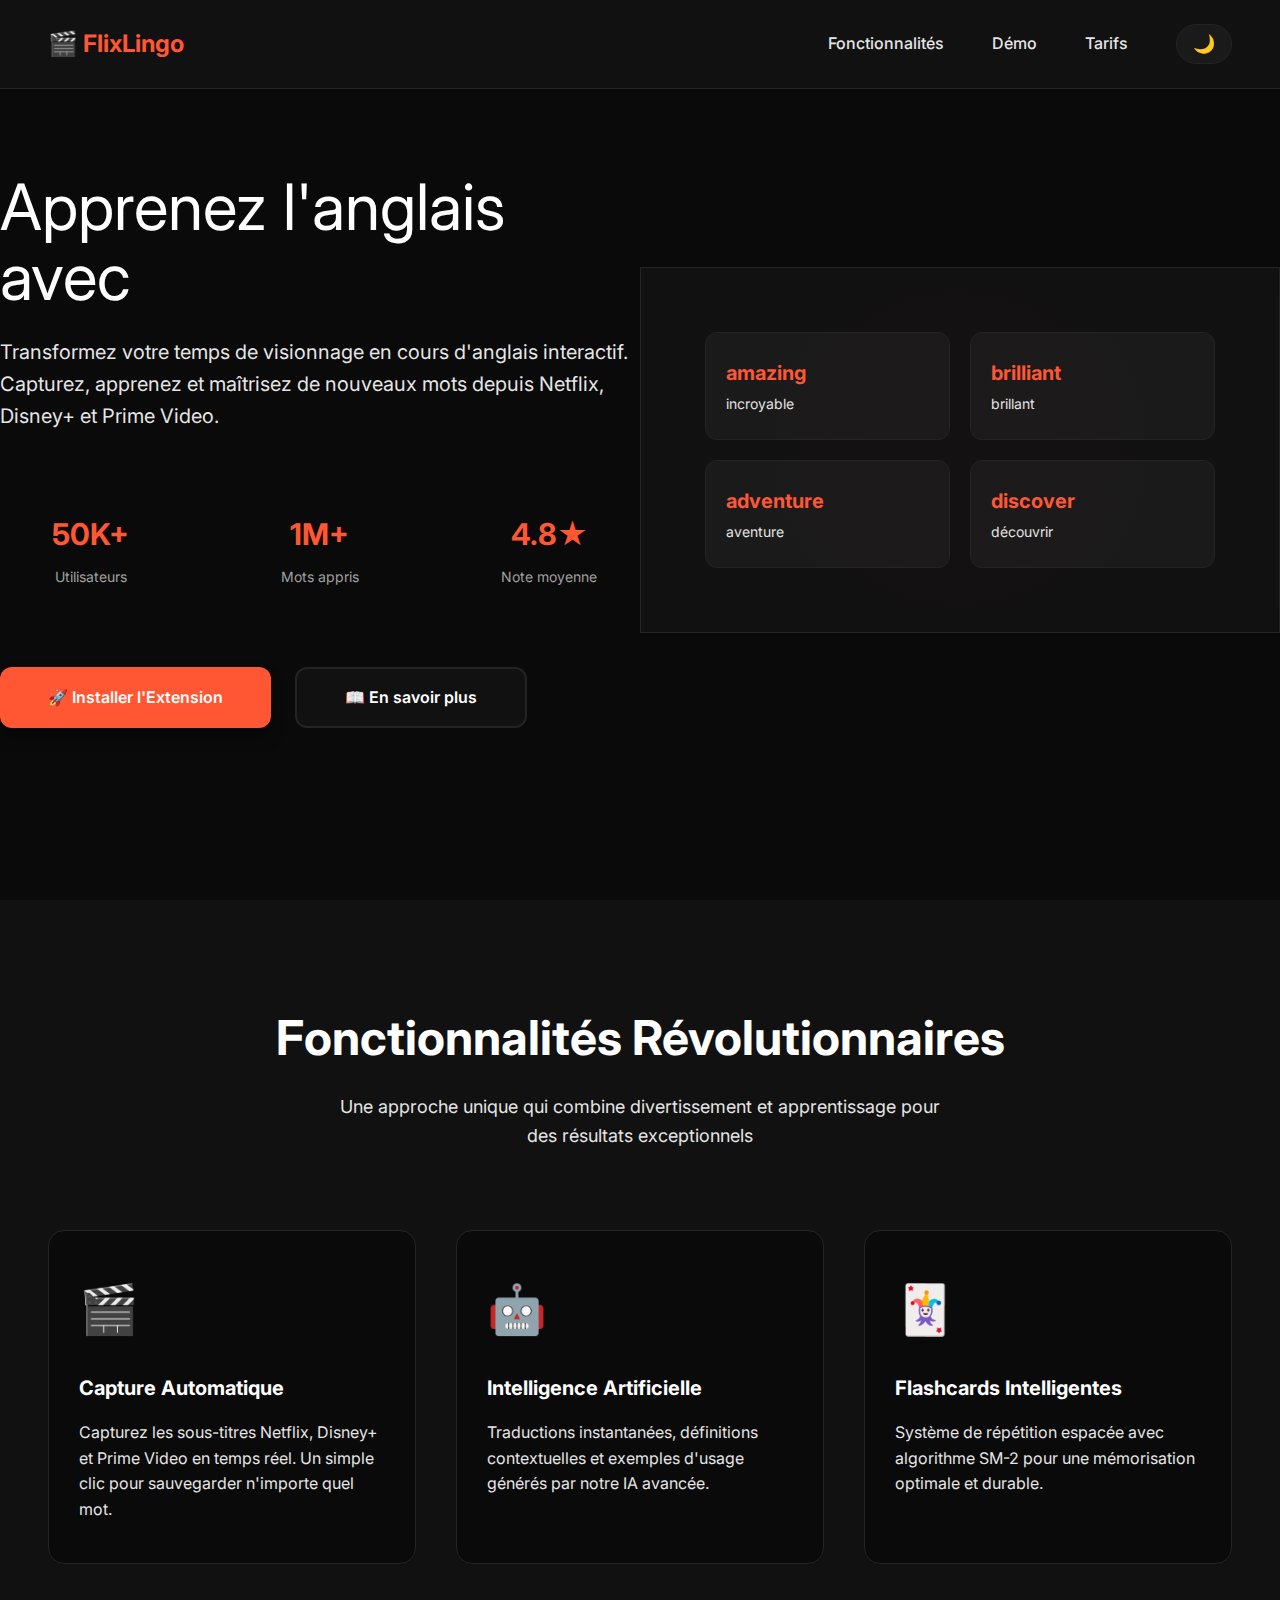
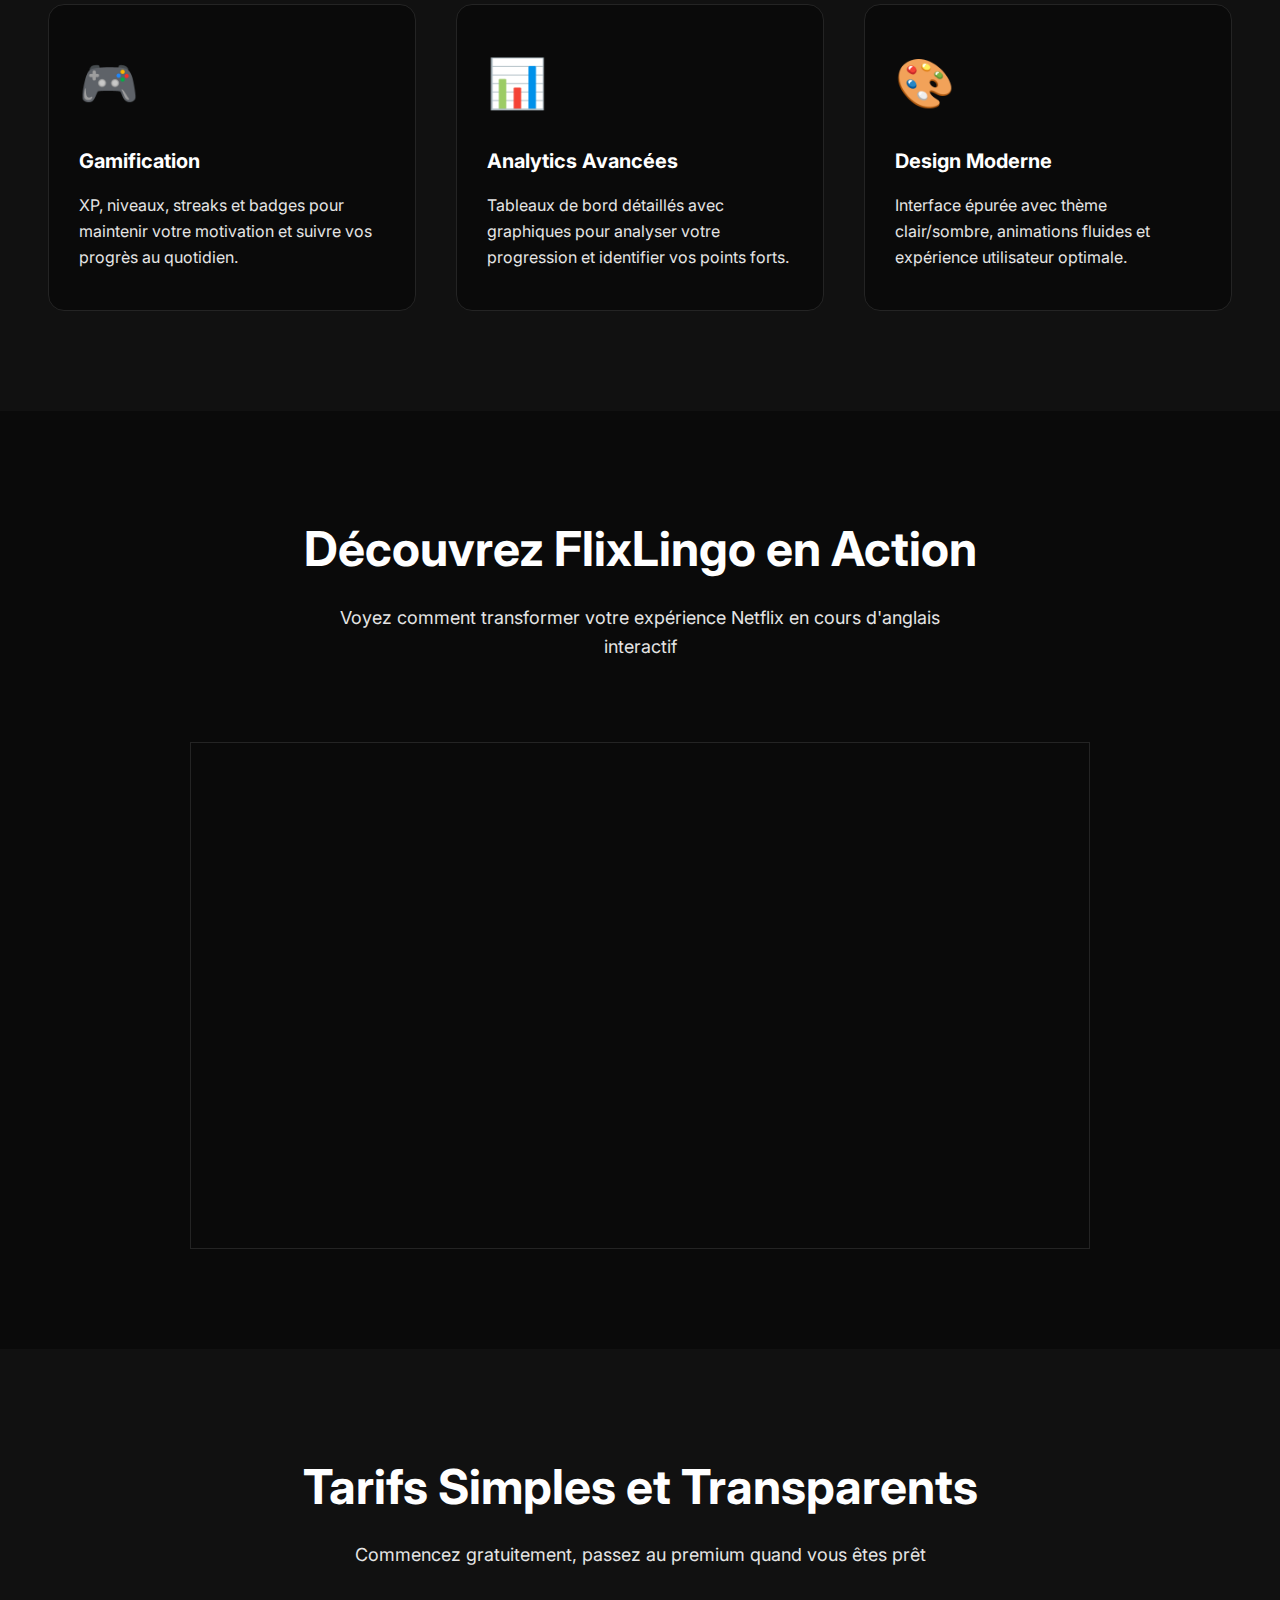
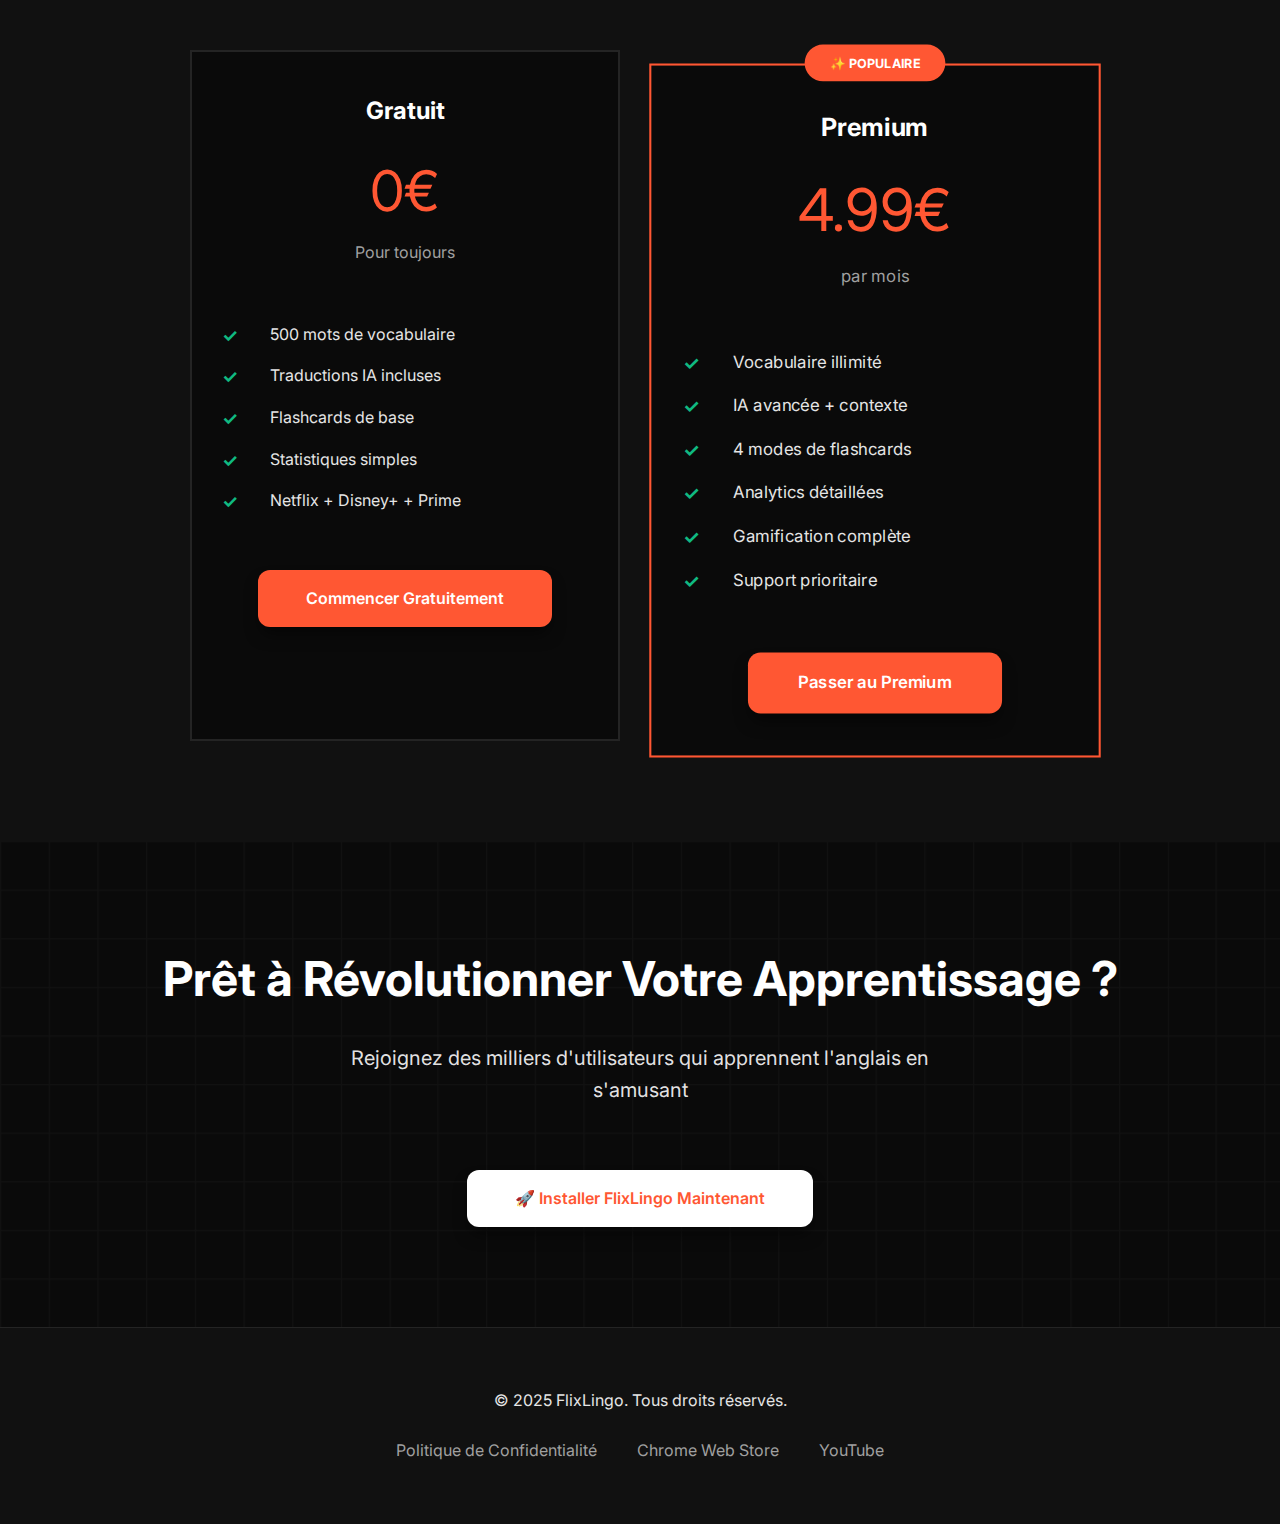
<file: index.html>
<!DOCTYPE html>
<html lang="fr" data-theme="dark">
<head>
    <meta charset="UTF-8">
    <meta name="viewport" content="width=device-width, initial-scale=1.0">
    <title>FlixLingo - Apprenez l'anglais sur Netflix, Disney+ & Prime Video</title>
    <meta name="description" content="Apprenez l'anglais sur Netflix, Disney+ & Prime ! Cliquez sur les mots des sous-titres pour enrichir votre vocabulaire.">

    <!-- Design System -->
    <link rel="stylesheet" href="css-variables.css">
    <link href="https://fonts.googleapis.com/css2?family=Inter:wght@400;500;600;700;800;900&display=swap" rel="stylesheet">
    <script src="theme-manager.js"></script>

    <style>
        * {
            margin: 0;
            padding: 0;
            box-sizing: border-box;
        }

        body {
            font-family: 'Inter', -apple-system, BlinkMacSystemFont, sans-serif;
            background: var(--bg-primary);
            color: var(--color-text-primary);
            line-height: 1.6;
            overflow-x: hidden;
            transition: background-color 0.3s ease, color 0.3s ease;
        }

        /* Header */
        .header {
            position: fixed;
            top: 0;
            left: 0;
            right: 0;
            background: var(--bg-secondary);
            backdrop-filter: blur(10px);
            border-bottom: 1px solid var(--border-color-default);
            padding: var(--spacing-lg) var(--spacing-2xl);
            z-index: 1000;
            transition: all 0.3s ease;
        }

        .header-content {
            max-width: 1400px;
            margin: 0 auto;
            display: flex;
            align-items: center;
            justify-content: space-between;
        }

        .logo {
            display: flex;
            align-items: center;
            gap: var(--spacing-sm);
            font-size: var(--font-size-2xl);
            font-weight: var(--font-weight-bold);
            color: var(--color-primary);
            text-decoration: none;
        }

        .nav-links {
            display: flex;
            align-items: center;
            gap: var(--spacing-2xl);
        }

        .nav-link {
            color: var(--color-text-secondary);
            text-decoration: none;
            font-weight: var(--font-weight-medium);
            transition: color 0.3s ease;
        }

        .nav-link:hover {
            color: var(--color-primary);
        }

        .theme-toggle {
            background: var(--bg-tertiary);
            border: 1px solid var(--border-color-default);
            border-radius: var(--border-radius-full);
            padding: var(--spacing-sm) var(--spacing-md);
            cursor: pointer;
            display: flex;
            align-items: center;
            gap: var(--spacing-xs);
            font-size: var(--font-size-lg);
            transition: all 0.3s ease;
        }

        .theme-toggle:hover {
            background: var(--color-primary);
            border-color: var(--color-primary);
            transform: scale(1.05);
        }

        /* Hero Section */
        .hero {
            min-height: 100vh;
            display: flex;
            align-items: center;
            justify-content: center;
            padding: calc(80px + var(--spacing-4xl)) var(--spacing-2xl) var(--spacing-4xl);
            position: relative;
            overflow: hidden;
        }

        .hero::before {
            content: '';
            position: absolute;
            top: 0;
            left: 0;
            right: 0;
            bottom: 0;
            background: radial-gradient(circle at 30% 20%, var(--color-primary-light) 0%, transparent 50%),
                        radial-gradient(circle at 70% 80%, var(--color-accent-light) 0%, transparent 50%);
            opacity: 0.15;
            pointer-events: none;
        }

        .hero-container {
            max-width: 1400px;
            margin: 0 auto;
            display: grid;
            grid-template-columns: 1fr 1fr;
            gap: var(--spacing-4xl);
            align-items: center;
            position: relative;
            z-index: 1;
        }

        .hero-content h1 {
            font-size: clamp(2.5rem, 5vw, 4rem);
            font-weight: var(--font-weight-black);
            color: var(--color-text-primary);
            margin-bottom: var(--spacing-lg);
            line-height: 1.1;
        }

        .hero-content h1 .gradient-text {
            background: linear-gradient(135deg, var(--color-primary) 0%, var(--color-accent) 100%);
            -webkit-background-clip: text;
            -webkit-text-fill-color: transparent;
            background-clip: text;
        }

        .hero-subtitle {
            font-size: var(--font-size-xl);
            color: var(--color-text-secondary);
            margin-bottom: var(--spacing-2xl);
            line-height: 1.6;
        }

        .hero-stats {
            display: flex;
            gap: 48px;
            margin-bottom: 48px;
            padding: 30px 0;
        }

        .stat {
            text-align: center;
            flex: 1;
        }

        .stat-number {
            font-size: var(--font-size-3xl);
            font-weight: var(--font-weight-bold);
            color: var(--color-primary);
            margin-bottom: 8px;
        }

        .stat-label {
            font-size: var(--font-size-sm);
            color: var(--color-text-tertiary);
        }

        .cta-buttons {
            display: flex;
            gap: var(--spacing-lg);
            flex-wrap: wrap;
        }

        .btn {
            padding: var(--spacing-md) var(--spacing-2xl);
            border-radius: var(--border-radius-lg);
            font-weight: var(--font-weight-semibold);
            font-size: var(--font-size-base);
            text-decoration: none;
            display: inline-flex;
            align-items: center;
            gap: var(--spacing-sm);
            transition: all 0.3s ease;
            cursor: pointer;
            border: none;
        }

        .btn-primary {
            background: var(--color-primary);
            color: white;
            box-shadow: var(--shadow-lg);
        }

        .btn-primary:hover {
            background: var(--color-primary-dark);
            transform: translateY(-2px);
            box-shadow: var(--shadow-xl);
        }

        .btn-secondary {
            background: var(--bg-secondary);
            color: var(--color-text-primary);
            border: 2px solid var(--border-color-default);
        }

        .btn-secondary:hover {
            background: var(--bg-tertiary);
            border-color: var(--color-primary);
        }

        .hero-visual {
            position: relative;
        }

        .hero-card {
            background: var(--bg-secondary);
            border: 1px solid var(--border-color-default);
            border-radius: var(--border-radius-2xl);
            padding: var(--spacing-3xl);
            box-shadow: var(--shadow-2xl);
            position: relative;
            overflow: hidden;
        }

        .hero-card::before {
            content: '';
            position: absolute;
            top: -50%;
            left: -50%;
            width: 200%;
            height: 200%;
            background: radial-gradient(circle, var(--color-primary-light) 0%, transparent 70%);
            opacity: 0.1;
            animation: rotate 20s linear infinite;
        }

        @keyframes rotate {
            from { transform: rotate(0deg); }
            to { transform: rotate(360deg); }
        }

        .floating-words {
            display: grid;
            grid-template-columns: repeat(2, 1fr);
            gap: 20px;
        }

        .word-item {
            background: var(--bg-tertiary);
            padding: 24px 20px;
            border-radius: var(--border-radius-lg);
            border: 1px solid var(--border-color-default);
            transition: all 0.3s ease;
        }

        .word-item:hover {
            transform: translateY(-4px);
            border-color: var(--color-primary);
            box-shadow: var(--shadow-lg);
        }

        .word-en {
            font-size: var(--font-size-xl);
            font-weight: var(--font-weight-bold);
            color: var(--color-primary);
            margin-bottom: var(--spacing-xs);
        }

        .word-fr {
            font-size: var(--font-size-sm);
            color: var(--color-text-secondary);
        }

        /* Features Section */
        .section {
            padding: 100px var(--spacing-2xl);
            position: relative;
        }

        .section-dark {
            background: var(--bg-secondary);
        }

        .container {
            max-width: 1400px;
            margin: 0 auto;
        }

        .section-header {
            text-align: center;
            margin-bottom: 80px;
        }

        .section-title {
            font-size: clamp(2rem, 4vw, 3rem);
            font-weight: var(--font-weight-bold);
            color: var(--color-text-primary);
            margin-bottom: var(--spacing-md);
        }

        .section-subtitle {
            font-size: var(--font-size-lg);
            color: var(--color-text-secondary);
            max-width: 600px;
            margin: 0 auto;
        }

        .features-grid {
            display: grid;
            grid-template-columns: repeat(auto-fit, minmax(320px, 1fr));
            gap: 40px;
        }

        .feature-card {
            background: var(--bg-primary);
            border: 1px solid var(--border-color-default);
            border-radius: var(--border-radius-xl);
            padding: 40px 30px;
            transition: all 0.3s ease;
            position: relative;
            overflow: hidden;
        }

        .feature-card::before {
            content: '';
            position: absolute;
            top: 0;
            left: 0;
            right: 0;
            height: 4px;
            background: linear-gradient(90deg, var(--color-primary), var(--color-accent));
            transform: scaleX(0);
            transition: transform 0.3s ease;
        }

        .feature-card:hover::before {
            transform: scaleX(1);
        }

        .feature-card:hover {
            transform: translateY(-8px);
            box-shadow: var(--shadow-2xl);
            border-color: var(--color-primary);
        }

        .feature-icon {
            font-size: 3rem;
            margin-bottom: var(--spacing-lg);
            display: block;
        }

        .feature-title {
            font-size: var(--font-size-xl);
            font-weight: var(--font-weight-bold);
            color: var(--color-text-primary);
            margin-bottom: var(--spacing-md);
        }

        .feature-description {
            color: var(--color-text-secondary);
            line-height: 1.6;
        }

        /* Video Section */
        .video-section {
            background: var(--bg-primary);
        }

        .video-wrapper {
            max-width: 900px;
            margin: 0 auto;
            border-radius: var(--border-radius-2xl);
            overflow: hidden;
            box-shadow: var(--shadow-2xl);
            border: 1px solid var(--border-color-default);
        }

        .video-container {
            position: relative;
            width: 100%;
            padding-bottom: 56.25%;
        }

        .video-container iframe {
            position: absolute;
            top: 0;
            left: 0;
            width: 100%;
            height: 100%;
            border: none;
        }

        /* Pricing Section */
        .pricing-grid {
            display: grid;
            grid-template-columns: repeat(auto-fit, minmax(320px, 1fr));
            gap: 40px;
            max-width: 900px;
            margin: 60px auto 0;
        }

        .pricing-card {
            background: var(--bg-primary);
            border: 2px solid var(--border-color-default);
            border-radius: var(--border-radius-2xl);
            padding: 40px 30px;
            text-align: center;
            position: relative;
            transition: all 0.3s ease;
        }

        .pricing-card.featured {
            border-color: var(--color-primary);
            transform: scale(1.05);
            box-shadow: var(--shadow-2xl);
            margin-top: 30px;
        }

        .pricing-card.featured::before {
            content: '✨ POPULAIRE';
            position: absolute;
            top: -20px;
            left: 50%;
            transform: translateX(-50%);
            background: var(--color-primary);
            color: white;
            padding: 8px 24px;
            border-radius: var(--border-radius-full);
            font-size: var(--font-size-xs);
            font-weight: var(--font-weight-bold);
            white-space: nowrap;
        }

        .pricing-card:hover {
            transform: translateY(-8px);
            box-shadow: var(--shadow-2xl);
        }

        .pricing-card.featured:hover {
            transform: scale(1.05) translateY(-8px);
        }

        .plan-name {
            font-size: var(--font-size-2xl);
            font-weight: var(--font-weight-bold);
            color: var(--color-text-primary);
            margin-bottom: var(--spacing-md);
        }

        .plan-price {
            font-size: 3.5rem;
            font-weight: var(--font-weight-black);
            color: var(--color-primary);
            margin-bottom: var(--spacing-xs);
        }

        .plan-period {
            color: var(--color-text-tertiary);
            margin-bottom: var(--spacing-2xl);
        }

        .plan-features {
            list-style: none;
            margin-bottom: var(--spacing-2xl);
            text-align: left;
        }

        .plan-features li {
            padding: var(--spacing-sm) 0;
            color: var(--color-text-secondary);
            position: relative;
            padding-left: var(--spacing-2xl);
        }

        .plan-features li::before {
            content: '✓';
            position: absolute;
            left: 0;
            color: var(--color-success);
            font-weight: var(--font-weight-bold);
            font-size: var(--font-size-lg);
        }

        /* CTA Section */
        .cta-section {
            background: linear-gradient(135deg, var(--color-primary) 0%, var(--color-accent) 100%);
            padding: 100px var(--spacing-2xl);
            text-align: center;
            position: relative;
            overflow: hidden;
        }

        .cta-section::before {
            content: '';
            position: absolute;
            top: 0;
            left: 0;
            right: 0;
            bottom: 0;
            background: url('data:image/svg+xml,<svg xmlns="http://www.w3.org/2000/svg" viewBox="0 0 100 100"><defs><pattern id="grid" width="10" height="10" patternUnits="userSpaceOnUse"><path d="M 10 0 L 0 0 0 10" fill="none" stroke="rgba(255,255,255,0.1)" stroke-width="0.5"/></pattern></defs><rect width="100" height="100" fill="url(%23grid)"/></svg>');
            opacity: 0.3;
        }

        .cta-content {
            position: relative;
            z-index: 1;
        }

        .cta-section h2 {
            font-size: clamp(2rem, 4vw, 3rem);
            font-weight: var(--font-weight-bold);
            color: white;
            margin-bottom: var(--spacing-lg);
        }

        .cta-section p {
            font-size: var(--font-size-xl);
            color: rgba(255, 255, 255, 0.9);
            margin-bottom: var(--spacing-3xl);
            max-width: 600px;
            margin-left: auto;
            margin-right: auto;
        }

        .cta-section .btn-primary {
            background: white;
            color: var(--color-primary);
        }

        .cta-section .btn-primary:hover {
            background: rgba(255, 255, 255, 0.9);
            transform: translateY(-4px);
        }

        /* Footer */
        .footer {
            background: var(--bg-secondary);
            border-top: 1px solid var(--border-color-default);
            padding: 60px var(--spacing-2xl);
            text-align: center;
        }

        .footer-content {
            max-width: 1400px;
            margin: 0 auto;
        }

        .footer p {
            color: var(--color-text-secondary);
            margin-bottom: 24px;
            font-size: var(--font-size-base);
        }

        .footer-links {
            display: flex;
            justify-content: center;
            gap: 40px;
            flex-wrap: wrap;
            margin-top: 20px;
        }

        .footer-link {
            color: var(--color-text-tertiary);
            text-decoration: none;
            transition: color 0.3s ease;
        }

        .footer-link:hover {
            color: var(--color-primary);
        }

        /* Responsive */
        @media (max-width: 768px) {
            .header-content {
                padding: var(--spacing-md);
            }

            .nav-links {
                gap: var(--spacing-lg);
            }

            .nav-link {
                display: none;
            }

            .section {
                padding: 60px var(--spacing-lg);
            }

            .section-header {
                margin-bottom: 48px;
            }

            .hero {
                padding: calc(80px + var(--spacing-2xl)) var(--spacing-lg) var(--spacing-2xl);
            }

            .hero-container {
                grid-template-columns: 1fr;
                text-align: center;
                gap: 48px;
            }

            .hero-stats {
                justify-content: center;
                flex-wrap: wrap;
                gap: 32px;
                padding: 20px 0;
            }

            .stat {
                min-width: 100px;
            }

            .cta-buttons {
                justify-content: center;
                flex-direction: column;
                align-items: stretch;
            }

            .btn {
                width: 100%;
                justify-content: center;
            }

            .features-grid {
                grid-template-columns: 1fr;
                gap: 30px;
            }

            .pricing-grid {
                grid-template-columns: 1fr;
                gap: 40px;
                margin-top: 40px;
            }

            .pricing-card.featured {
                transform: none;
                margin-top: 0;
            }

            .pricing-card.featured::before {
                top: -16px;
            }

            .cta-section {
                padding: 60px var(--spacing-lg);
            }

            .footer {
                padding: 40px var(--spacing-lg);
            }

            .footer-links {
                gap: 24px;
            }
        }

        /* Animations */
        @keyframes fadeInUp {
            from {
                opacity: 0;
                transform: translateY(30px);
            }
            to {
                opacity: 1;
                transform: translateY(0);
            }
        }

        .animate-in {
            animation: fadeInUp 0.6s ease-out;
        }
    </style>
</head>
<body>
    <!-- Header -->
    <header class="header">
        <div class="header-content">
            <a href="#" class="logo">
                🎬 FlixLingo
            </a>
            <nav class="nav-links">
                <a href="#features" class="nav-link">Fonctionnalités</a>
                <a href="#video" class="nav-link">Démo</a>
                <a href="#pricing" class="nav-link">Tarifs</a>
                <button class="theme-toggle" id="themeToggle" aria-label="Toggle theme">
                    <span id="themeIcon">🌙</span>
                </button>
            </nav>
        </div>
    </header>

    <!-- Hero Section -->
    <section class="hero">
        <div class="hero-container">
            <div class="hero-content">
                <h1>
                    Apprenez l'anglais avec <span class="gradient-text">Netflix</span>
                </h1>
                <p class="hero-subtitle">
                    Transformez votre temps de visionnage en cours d'anglais interactif.
                    Capturez, apprenez et maîtrisez de nouveaux mots depuis Netflix, Disney+ et Prime Video.
                </p>

                <div class="hero-stats">
                    <div class="stat">
                        <div class="stat-number">50K+</div>
                        <div class="stat-label">Utilisateurs</div>
                    </div>
                    <div class="stat">
                        <div class="stat-number">1M+</div>
                        <div class="stat-label">Mots appris</div>
                    </div>
                    <div class="stat">
                        <div class="stat-number">4.8★</div>
                        <div class="stat-label">Note moyenne</div>
                    </div>
                </div>

                <div class="cta-buttons">
                    <a href="https://chromewebstore.google.com/detail/streaming-english-learner/ihpcbahpgelkeebgolejlpipcogffacd?hl=fr"
                       class="btn btn-primary" target="_blank">
                        🚀 Installer l'Extension
                    </a>
                    <a href="#features" class="btn btn-secondary">
                        📖 En savoir plus
                    </a>
                </div>
            </div>

            <div class="hero-visual">
                <div class="hero-card">
                    <div class="floating-words">
                        <div class="word-item">
                            <div class="word-en">amazing</div>
                            <div class="word-fr">incroyable</div>
                        </div>
                        <div class="word-item">
                            <div class="word-en">brilliant</div>
                            <div class="word-fr">brillant</div>
                        </div>
                        <div class="word-item">
                            <div class="word-en">adventure</div>
                            <div class="word-fr">aventure</div>
                        </div>
                        <div class="word-item">
                            <div class="word-en">discover</div>
                            <div class="word-fr">découvrir</div>
                        </div>
                    </div>
                </div>
            </div>
        </div>
    </section>

    <!-- Features Section -->
    <section class="section section-dark" id="features">
        <div class="container">
            <div class="section-header">
                <h2 class="section-title">Fonctionnalités Révolutionnaires</h2>
                <p class="section-subtitle">
                    Une approche unique qui combine divertissement et apprentissage pour des résultats exceptionnels
                </p>
            </div>

            <div class="features-grid">
                <div class="feature-card">
                    <span class="feature-icon">🎬</span>
                    <h3 class="feature-title">Capture Automatique</h3>
                    <p class="feature-description">
                        Capturez les sous-titres Netflix, Disney+ et Prime Video en temps réel.
                        Un simple clic pour sauvegarder n'importe quel mot.
                    </p>
                </div>

                <div class="feature-card">
                    <span class="feature-icon">🤖</span>
                    <h3 class="feature-title">Intelligence Artificielle</h3>
                    <p class="feature-description">
                        Traductions instantanées, définitions contextuelles et exemples d'usage
                        générés par notre IA avancée.
                    </p>
                </div>

                <div class="feature-card">
                    <span class="feature-icon">🃏</span>
                    <h3 class="feature-title">Flashcards Intelligentes</h3>
                    <p class="feature-description">
                        Système de répétition espacée avec algorithme SM-2 pour une mémorisation
                        optimale et durable.
                    </p>
                </div>

                <div class="feature-card">
                    <span class="feature-icon">🎮</span>
                    <h3 class="feature-title">Gamification</h3>
                    <p class="feature-description">
                        XP, niveaux, streaks et badges pour maintenir votre motivation et suivre
                        vos progrès au quotidien.
                    </p>
                </div>

                <div class="feature-card">
                    <span class="feature-icon">📊</span>
                    <h3 class="feature-title">Analytics Avancées</h3>
                    <p class="feature-description">
                        Tableaux de bord détaillés avec graphiques pour analyser votre progression
                        et identifier vos points forts.
                    </p>
                </div>

                <div class="feature-card">
                    <span class="feature-icon">🎨</span>
                    <h3 class="feature-title">Design Moderne</h3>
                    <p class="feature-description">
                        Interface épurée avec thème clair/sombre, animations fluides et expérience
                        utilisateur optimale.
                    </p>
                </div>
            </div>
        </div>
    </section>

    <!-- Video Section -->
    <section class="section video-section" id="video">
        <div class="container">
            <div class="section-header">
                <h2 class="section-title">Découvrez FlixLingo en Action</h2>
                <p class="section-subtitle">
                    Voyez comment transformer votre expérience Netflix en cours d'anglais interactif
                </p>
            </div>

            <div class="video-wrapper">
                <div class="video-container">
                    <iframe
                        src="https://www.youtube.com/embed/NEXclpKPMYw"
                        allow="accelerometer; autoplay; clipboard-write; encrypted-media; gyroscope; picture-in-picture"
                        allowfullscreen>
                    </iframe>
                </div>
            </div>
        </div>
    </section>

    <!-- Pricing Section -->
    <section class="section section-dark" id="pricing">
        <div class="container">
            <div class="section-header">
                <h2 class="section-title">Tarifs Simples et Transparents</h2>
                <p class="section-subtitle">
                    Commencez gratuitement, passez au premium quand vous êtes prêt
                </p>
            </div>

            <div class="pricing-grid">
                <div class="pricing-card">
                    <h3 class="plan-name">Gratuit</h3>
                    <div class="plan-price">0€</div>
                    <p class="plan-period">Pour toujours</p>

                    <ul class="plan-features">
                        <li>500 mots de vocabulaire</li>
                        <li>Traductions IA incluses</li>
                        <li>Flashcards de base</li>
                        <li>Statistiques simples</li>
                        <li>Netflix + Disney+ + Prime</li>
                    </ul>

                    <a href="https://chromewebstore.google.com/detail/streaming-english-learner/ihpcbahpgelkeebgolejlpipcogffacd?hl=fr"
                       class="btn btn-primary" target="_blank">
                        Commencer Gratuitement
                    </a>
                </div>

                <div class="pricing-card featured">
                    <h3 class="plan-name">Premium</h3>
                    <div class="plan-price">4.99€</div>
                    <p class="plan-period">par mois</p>

                    <ul class="plan-features">
                        <li>Vocabulaire illimité</li>
                        <li>IA avancée + contexte</li>
                        <li>4 modes de flashcards</li>
                        <li>Analytics détaillées</li>
                        <li>Gamification complète</li>
                        <li>Support prioritaire</li>
                    </ul>

                    <a href="https://chromewebstore.google.com/detail/streaming-english-learner/ihpcbahpgelkeebgolejlpipcogffacd?hl=fr"
                       class="btn btn-primary" target="_blank">
                        Passer au Premium
                    </a>
                </div>
            </div>
        </div>
    </section>

    <!-- CTA Section -->
    <section class="cta-section">
        <div class="cta-content">
            <h2>Prêt à Révolutionner Votre Apprentissage ?</h2>
            <p>Rejoignez des milliers d'utilisateurs qui apprennent l'anglais en s'amusant</p>

            <a href="https://chromewebstore.google.com/detail/streaming-english-learner/ihpcbahpgelkeebgolejlpipcogffacd?hl=fr"
               class="btn btn-primary" target="_blank">
                🚀 Installer FlixLingo Maintenant
            </a>
        </div>
    </section>

    <!-- Footer -->
    <footer class="footer">
        <div class="footer-content">
            <p>&copy; 2025 FlixLingo. Tous droits réservés.</p>
            <div class="footer-links">
                <a href="privacy-policy.html" class="footer-link">Politique de Confidentialité</a>
                <a href="https://chromewebstore.google.com/detail/streaming-english-learner/ihpcbahpgelkeebgolejlpipcogffacd?hl=fr"
                   class="footer-link" target="_blank">Chrome Web Store</a>
                <a href="https://youtu.be/NEXclpKPMYw" class="footer-link" target="_blank">YouTube</a>
            </div>
        </div>
    </footer>

    <script>
        // Theme Toggle
        const themeToggle = document.getElementById('themeToggle');
        const themeIcon = document.getElementById('themeIcon');
        const html = document.documentElement;

        // Get saved theme or default to dark
        const savedTheme = localStorage.getItem('theme') || 'dark';
        html.setAttribute('data-theme', savedTheme);
        updateThemeIcon(savedTheme);

        themeToggle.addEventListener('click', () => {
            const currentTheme = html.getAttribute('data-theme');
            const newTheme = currentTheme === 'dark' ? 'light' : 'dark';

            html.setAttribute('data-theme', newTheme);
            localStorage.setItem('theme', newTheme);
            updateThemeIcon(newTheme);
        });

        function updateThemeIcon(theme) {
            themeIcon.textContent = theme === 'dark' ? '☀️' : '🌙';
        }

        // Smooth scrolling for anchor links
        document.querySelectorAll('a[href^="#"]').forEach(anchor => {
            anchor.addEventListener('click', function (e) {
                e.preventDefault();
                const target = document.querySelector(this.getAttribute('href'));
                if (target) {
                    const headerOffset = 80;
                    const elementPosition = target.getBoundingClientRect().top;
                    const offsetPosition = elementPosition + window.pageYOffset - headerOffset;

                    window.scrollTo({
                        top: offsetPosition,
                        behavior: 'smooth'
                    });
                }
            });
        });

        // Intersection Observer for animations
        const observerOptions = {
            threshold: 0.1,
            rootMargin: '0px 0px -100px 0px'
        };

        const observer = new IntersectionObserver((entries) => {
            entries.forEach(entry => {
                if (entry.isIntersecting) {
                    entry.target.classList.add('animate-in');
                    observer.unobserve(entry.target);
                }
            });
        }, observerOptions);

        // Observe elements for animation
        document.querySelectorAll('.feature-card, .pricing-card').forEach(el => {
            observer.observe(el);
        });

        // Header scroll effect
        let lastScroll = 0;
        const header = document.querySelector('.header');

        window.addEventListener('scroll', () => {
            const currentScroll = window.pageYOffset;

            if (currentScroll <= 0) {
                header.style.boxShadow = 'none';
            } else {
                header.style.boxShadow = 'var(--shadow-md)';
            }

            lastScroll = currentScroll;
        });
    </script>
</body>
</html>
</file>
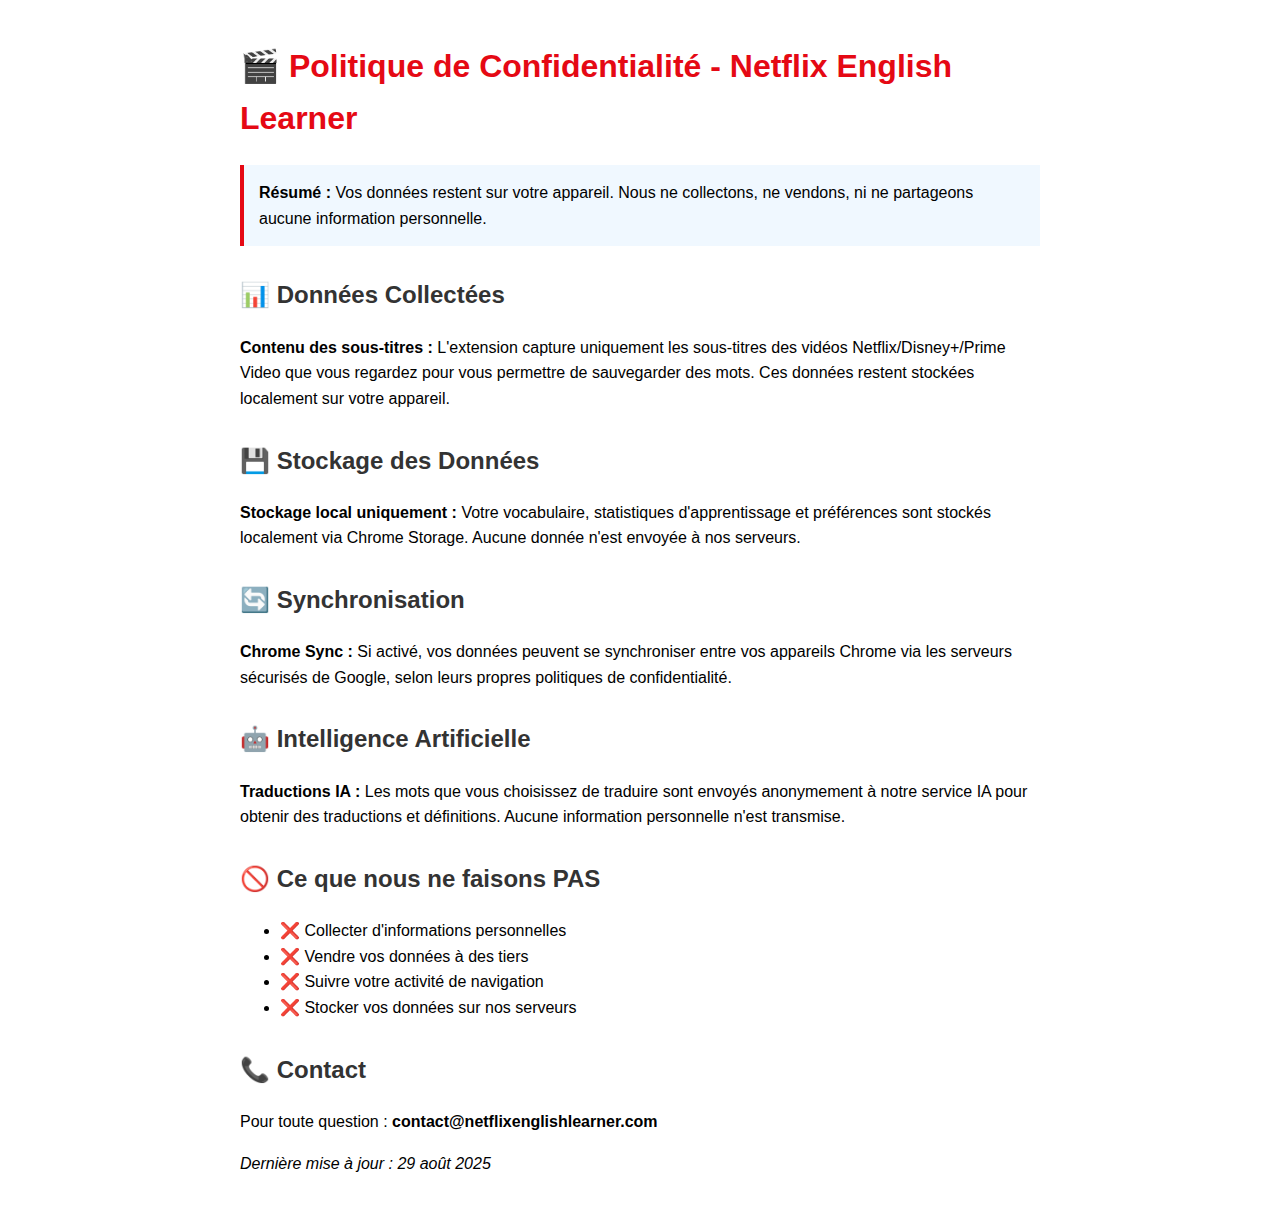
<file: privacy-policy.html>
<!DOCTYPE html>
<html lang="fr">
<head>
    <meta charset="UTF-8">
    <meta name="viewport" content="width=device-width, initial-scale=1.0">
    <title>Politique de Confidentialité - Netflix English Learner</title>
    <style>
        body { font-family: Arial, sans-serif; max-width: 800px; margin: 0 auto; padding: 20px; line-height: 1.6; }
        h1 { color: #e50914; }
        h2 { color: #333; margin-top: 30px; }
        .highlight { background: #f0f8ff; padding: 15px; border-left: 4px solid #e50914; margin: 20px 0; }
    </style>
</head>
<body>
    <h1>🎬 Politique de Confidentialité - Netflix English Learner</h1>
    
    <div class="highlight">
        <strong>Résumé :</strong> Vos données restent sur votre appareil. Nous ne collectons, ne vendons, ni ne partageons aucune information personnelle.
    </div>
    
    <h2>📊 Données Collectées</h2>
    <p><strong>Contenu des sous-titres :</strong> L'extension capture uniquement les sous-titres des vidéos Netflix/Disney+/Prime Video que vous regardez pour vous permettre de sauvegarder des mots. Ces données restent stockées localement sur votre appareil.</p>
    
    <h2>💾 Stockage des Données</h2>
    <p><strong>Stockage local uniquement :</strong> Votre vocabulaire, statistiques d'apprentissage et préférences sont stockés localement via Chrome Storage. Aucune donnée n'est envoyée à nos serveurs.</p>
    
    <h2>🔄 Synchronisation</h2>
    <p><strong>Chrome Sync :</strong> Si activé, vos données peuvent se synchroniser entre vos appareils Chrome via les serveurs sécurisés de Google, selon leurs propres politiques de confidentialité.</p>
    
    <h2>🤖 Intelligence Artificielle</h2>
    <p><strong>Traductions IA :</strong> Les mots que vous choisissez de traduire sont envoyés anonymement à notre service IA pour obtenir des traductions et définitions. Aucune information personnelle n'est transmise.</p>
    
    <h2>🚫 Ce que nous ne faisons PAS</h2>
    <ul>
        <li>❌ Collecter d'informations personnelles</li>
        <li>❌ Vendre vos données à des tiers</li>
        <li>❌ Suivre votre activité de navigation</li>
        <li>❌ Stocker vos données sur nos serveurs</li>
    </ul>
    
    <h2>📞 Contact</h2>
    <p>Pour toute question : <strong>contact@netflixenglishlearner.com</strong></p>
    
    <p><em>Dernière mise à jour : 29 août 2025</em></p>
</body>
</html>
</file>
<file: css-variables.css>
/**
 * 🎨 DESIGN SYSTEM - FLIXLINGO V2.3
 * Design moderne avec support Light/Dark mode
 * Couleur primaire: Bleu FlixLingo #1E88E5
 * Support dual theme: Light & Dark
 */

:root {
    /* ============================================
       PALETTE DE COULEURS - DARK MODE (défaut)
       ============================================ */

    /* Couleur primaire - ORANGE pour Dark Mode */
    --color-primary: #FF5733;
    --color-primary-hover: #E64A2E;
    --color-primary-light: rgba(255, 87, 51, 0.1);
    --color-primary-medium: rgba(255, 87, 51, 0.2);

    /* Tons sombres (Backgrounds) */
    --color-dark-900: #0A0A0A;      /* Fond principal très sombre */
    --color-dark-800: #111111;      /* Cards, sections alternées */
    --color-dark-700: #1A1A1A;      /* Éléments interactifs */
    --color-dark-600: #242424;      /* Bordures */

    /* Tons clairs (Texte) */
    --color-text-primary: #FFFFFF;
    --color-text-secondary: #E5E5E5;
    --color-text-tertiary: #A0A0A0;
    --color-text-disabled: #666666;

    /* Variables dynamiques (changent selon le thème) */
    --bg-primary: var(--color-dark-900);
    --bg-secondary: var(--color-dark-800);
    --bg-tertiary: var(--color-dark-700);
    --bg-hover: var(--color-dark-600);
    --border-color: var(--color-dark-600);

    /* Couleurs de statut */
    --color-success: #10B981;
    --color-success-bg: rgba(16, 185, 129, 0.1);
    --color-warning: #F59E0B;
    --color-warning-bg: rgba(245, 158, 11, 0.1);
    --color-error: #EF4444;
    --color-error-bg: rgba(239, 68, 68, 0.1);
    --color-info: #3B82F6;
    --color-info-bg: rgba(59, 130, 246, 0.1);

    /* Gradients colorés (pour catégories) */
    --gradient-blue: linear-gradient(135deg, #3B82F6 0%, #06B6D4 100%);
    --gradient-purple: linear-gradient(135deg, #A855F7 0%, #EC4899 100%);
    --gradient-green: linear-gradient(135deg, #10B981 0%, #34D399 100%);
    --gradient-orange: linear-gradient(135deg, #F97316 0%, #EF4444 100%);
    --gradient-cyan: linear-gradient(135deg, #06B6D4 0%, #3B82F6 100%);

    /* ============================================
       TYPOGRAPHIE
       ============================================ */

    /* Familles de polices */
    --font-family-primary: 'Inter', system-ui, -apple-system, 'Segoe UI', sans-serif;
    --font-family-mono: 'SF Mono', 'Monaco', 'Cascadia Code', monospace;

    /* Tailles de police */
    --font-size-xs: 0.75rem;        /* 12px */
    --font-size-sm: 0.875rem;       /* 14px */
    --font-size-base: 1rem;         /* 16px */
    --font-size-lg: 1.125rem;       /* 18px */
    --font-size-xl: 1.25rem;        /* 20px */
    --font-size-2xl: 1.5rem;        /* 24px */
    --font-size-3xl: 1.875rem;      /* 30px */
    --font-size-4xl: 2.25rem;       /* 36px */

    /* Poids de police */
    --font-weight-normal: 400;
    --font-weight-medium: 500;
    --font-weight-semibold: 600;
    --font-weight-bold: 700;

    /* Hauteur de ligne */
    --line-height-tight: 1.25;
    --line-height-normal: 1.5;
    --line-height-relaxed: 1.75;

    /* ============================================
       ESPACEMENTS
       ============================================ */

    --spacing-xs: 0.25rem;          /* 4px */
    --spacing-sm: 0.5rem;           /* 8px */
    --spacing-md: 1rem;             /* 16px */
    --spacing-lg: 1.5rem;           /* 24px */
    --spacing-xl: 2rem;             /* 32px */
    --spacing-2xl: 3rem;            /* 48px */
    --spacing-3xl: 4rem;            /* 64px */

    /* ============================================
       BORDURES & RAYONS
       ============================================ */

    --border-width-thin: 1px;
    --border-width-medium: 2px;
    --border-width-thick: 3px;

    --border-radius-sm: 0.375rem;   /* 6px */
    --border-radius-md: 0.5rem;     /* 8px */
    --border-radius-lg: 0.75rem;    /* 12px */
    --border-radius-xl: 1rem;       /* 16px */
    --border-radius-full: 9999px;

    /* Couleurs de bordure */
    --border-color-default: var(--color-dark-600);
    --border-color-hover: var(--color-primary);
    --border-color-focus: var(--color-primary);

    /* ============================================
       OMBRES
       ============================================ */

    --shadow-sm: 0 1px 2px 0 rgba(0, 0, 0, 0.3);
    --shadow-md: 0 4px 6px -1px rgba(0, 0, 0, 0.4);
    --shadow-lg: 0 10px 15px -3px rgba(0, 0, 0, 0.5);
    --shadow-xl: 0 20px 25px -5px rgba(0, 0, 0, 0.6);

    /* Ombres colorées */
    --shadow-primary: 0 4px 14px 0 rgba(255, 87, 51, 0.3);
    --shadow-success: 0 4px 14px 0 rgba(16, 185, 129, 0.3);
    --shadow-error: 0 4px 14px 0 rgba(239, 68, 68, 0.3);

    /* ============================================
       ANIMATIONS & TRANSITIONS
       ============================================ */

    --transition-fast: 150ms cubic-bezier(0.4, 0, 0.2, 1);
    --transition-base: 200ms cubic-bezier(0.4, 0, 0.2, 1);
    --transition-slow: 300ms cubic-bezier(0.4, 0, 0.2, 1);
    --transition-slower: 500ms cubic-bezier(0.4, 0, 0.2, 1);

    /* Easing curves */
    --ease-in: cubic-bezier(0.4, 0, 1, 1);
    --ease-out: cubic-bezier(0, 0, 0.2, 1);
    --ease-in-out: cubic-bezier(0.4, 0, 0.2, 1);

    /* ============================================
       EFFETS VISUELS
       ============================================ */

    /* Backdrop blur (glassmorphism) */
    --backdrop-blur-sm: blur(8px);
    --backdrop-blur-md: blur(12px);
    --backdrop-blur-lg: blur(16px);

    /* Opacité */
    --opacity-disabled: 0.5;
    --opacity-hover: 0.8;
    --opacity-overlay: 0.95;

    /* ============================================
       Z-INDEX (Layers)
       ============================================ */

    --z-base: 0;
    --z-dropdown: 100;
    --z-sticky: 200;
    --z-overlay: 300;
    --z-modal: 400;
    --z-popover: 500;
    --z-tooltip: 600;

    /* ============================================
       DIMENSIONS SPÉCIFIQUES
       ============================================ */

    /* Popup principale */
    --popup-width: 460px;
    --popup-height: 640px;

    /* Cards */
    --card-padding: var(--spacing-lg);
    --card-gap: var(--spacing-md);

    /* Boutons */
    --button-height-sm: 2rem;       /* 32px */
    --button-height-md: 2.5rem;     /* 40px */
    --button-height-lg: 3rem;       /* 48px */
    --button-padding-x: var(--spacing-lg);
    --button-padding-y: var(--spacing-sm);

    /* Inputs */
    --input-height: 2.5rem;         /* 40px */
    --input-padding-x: var(--spacing-md);
    --input-padding-y: var(--spacing-sm);
}

/* ============================================
   ANIMATIONS KEYFRAMES
   ============================================ */

@keyframes fadeIn {
    from {
        opacity: 0;
    }
    to {
        opacity: 1;
    }
}

@keyframes slideUp {
    from {
        transform: translateY(20px);
        opacity: 0;
    }
    to {
        transform: translateY(0);
        opacity: 1;
    }
}

@keyframes slideDown {
    from {
        transform: translateY(-20px);
        opacity: 0;
    }
    to {
        transform: translateY(0);
        opacity: 1;
    }
}

@keyframes slideInLeft {
    from {
        transform: translateX(-20px);
        opacity: 0;
    }
    to {
        transform: translateX(0);
        opacity: 1;
    }
}

@keyframes slideInRight {
    from {
        transform: translateX(20px);
        opacity: 0;
    }
    to {
        transform: translateX(0);
        opacity: 1;
    }
}

@keyframes scaleIn {
    from {
        transform: scale(0.95);
        opacity: 0;
    }
    to {
        transform: scale(1);
        opacity: 1;
    }
}

@keyframes pulse {
    0%, 100% {
        opacity: 1;
    }
    50% {
        opacity: 0.7;
    }
}

@keyframes spin {
    from {
        transform: rotate(0deg);
    }
    to {
        transform: rotate(360deg);
    }
}

/* ============================================
   CLASSES UTILITAIRES RÉUTILISABLES
   ============================================ */

.animate-fadeIn {
    animation: fadeIn 0.6s var(--ease-in-out);
}

.animate-slideUp {
    animation: slideUp 0.5s var(--ease-out);
}

.animate-slideDown {
    animation: slideDown 0.5s var(--ease-out);
}

.animate-slideInLeft {
    animation: slideInLeft 0.4s var(--ease-out);
}

.animate-slideInRight {
    animation: slideInRight 0.4s var(--ease-out);
}

.animate-scaleIn {
    animation: scaleIn 0.3s var(--ease-out);
}

.animate-pulse {
    animation: pulse 2s var(--ease-in-out) infinite;
}

.animate-spin {
    animation: spin 1s linear infinite;
}

/* Transitions génériques */
.transition-all {
    transition: all var(--transition-base);
}

.transition-colors {
    transition: color var(--transition-base),
                background-color var(--transition-base),
                border-color var(--transition-base);
}

.transition-transform {
    transition: transform var(--transition-base);
}

.transition-opacity {
    transition: opacity var(--transition-base);
}

/* ============================================
   LIGHT MODE
   ============================================ */

body.light-mode,
html.light-mode {
    /* Couleur primaire - BLEU pour Light Mode */
    --color-primary: #1E88E5 !important;
    --color-primary-hover: #1976D2 !important;
    --color-primary-light: rgba(30, 136, 229, 0.1) !important;
    --color-primary-medium: rgba(30, 136, 229, 0.2) !important;

    /* Tons clairs (Backgrounds) - BLANC */
    --color-light-50: #FFFFFF;       /* Fond principal BLANC */
    --color-light-100: #F8F9FA;      /* Cards, sections alternées */
    --color-light-200: #E9ECEF;      /* Éléments interactifs */
    --color-light-300: #DEE2E6;      /* Bordures */

    /* Tons sombres pour texte en light mode */
    --color-gray-900: #1A1A1A;       /* Texte principal */
    --color-gray-800: #2D2D2D;       /* Texte secondaire */
    --color-gray-700: #525252;       /* Texte tertiaire */
    --color-gray-600: #737373;       /* Texte désactivé */

    /* Override des variables dynamiques pour light mode */
    --bg-primary: var(--color-light-50) !important;
    --bg-secondary: var(--color-light-100) !important;
    --bg-tertiary: var(--color-light-200) !important;
    --bg-hover: var(--color-light-300) !important;
    --border-color: var(--color-light-300) !important;

    --color-text-primary: var(--color-gray-900) !important;
    --color-text-secondary: var(--color-gray-800) !important;
    --color-text-tertiary: var(--color-gray-700) !important;
    --color-text-disabled: var(--color-gray-600) !important;

    /* Backgrounds spécifiques light mode */
    --color-dark-900: var(--color-light-50) !important;
    --color-dark-800: var(--color-light-100) !important;
    --color-dark-700: var(--color-light-200) !important;
    --color-dark-600: var(--color-light-300) !important;

    /* Ombres adaptées au light mode */
    --shadow-sm: 0 1px 2px 0 rgba(0, 0, 0, 0.05);
    --shadow-md: 0 4px 6px -1px rgba(0, 0, 0, 0.1);
    --shadow-lg: 0 10px 15px -3px rgba(0, 0, 0, 0.1);
    --shadow-xl: 0 20px 25px -5px rgba(0, 0, 0, 0.15);

    /* Ombres colorées en light mode - BLEU au lieu d'orange */
    --shadow-primary: 0 4px 14px 0 rgba(30, 136, 229, 0.3) !important;
    --shadow-success: 0 4px 14px 0 rgba(16, 185, 129, 0.3);
    --shadow-error: 0 4px 14px 0 rgba(239, 68, 68, 0.3);

    /* Scrollbar en light mode */
    scrollbar-color: var(--color-light-300) var(--color-light-50);
}

/* Assurer que le body a bien le background blanc en light mode */
body.light-mode {
    background: #FFFFFF !important;
}
</file>
